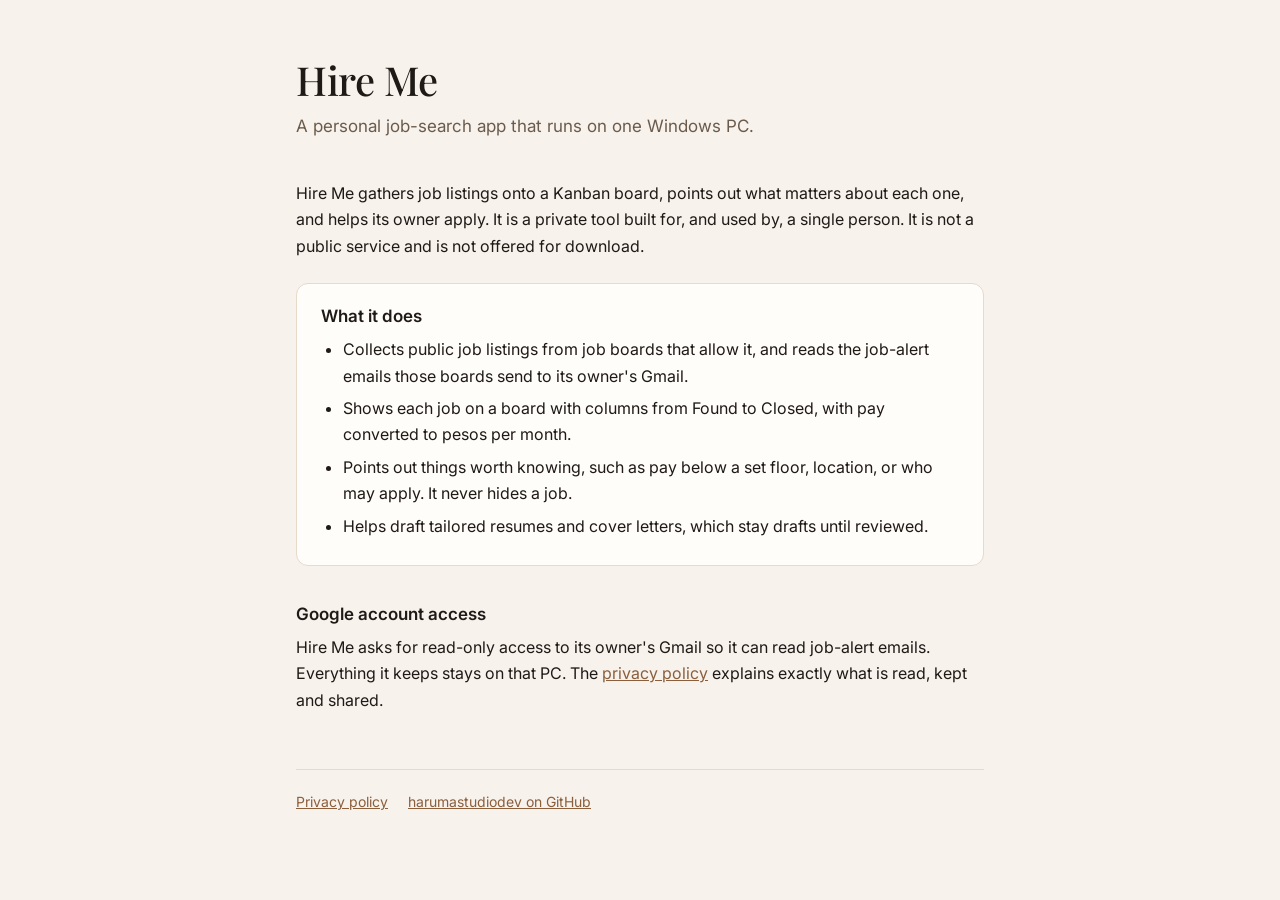
<file: index.html>
<!doctype html>
<html lang="en">
<head>
  <meta charset="utf-8">
  <meta name="viewport" content="width=device-width, initial-scale=1">
  <title>Hire Me</title>
  <meta name="description" content="Hire Me is a personal job-search app for one person's Windows PC.">
  <link rel="preconnect" href="https://fonts.googleapis.com">
  <link rel="preconnect" href="https://fonts.gstatic.com" crossorigin>
  <link rel="stylesheet" href="https://fonts.googleapis.com/css2?family=Inter:wght@400;600&family=Playfair+Display:wght@500&display=swap">
  <link rel="stylesheet" href="style.css">
</head>
<body>
  <main>
    <header>
      <p class="wordmark">Hire Me</p>
      <p class="tagline">A personal job-search app that runs on one Windows PC.</p>
    </header>

    <p>Hire Me gathers job listings onto a Kanban board, points out what matters about each one, and helps its owner apply. It is a private tool built for, and used by, a single person. It is not a public service and is not offered for download.</p>

    <div class="card">
      <h2 style="margin-top:0">What it does</h2>
      <ul>
        <li>Collects public job listings from job boards that allow it, and reads the job-alert emails those boards send to its owner's Gmail.</li>
        <li>Shows each job on a board with columns from Found to Closed, with pay converted to pesos per month.</li>
        <li>Points out things worth knowing, such as pay below a set floor, location, or who may apply. It never hides a job.</li>
        <li>Helps draft tailored resumes and cover letters, which stay drafts until reviewed.</li>
      </ul>
    </div>

    <h2>Google account access</h2>
    <p>Hire Me asks for read-only access to its owner's Gmail so it can read job-alert emails. Everything it keeps stays on that PC. The <a href="privacy.html">privacy policy</a> explains exactly what is read, kept and shared.</p>

    <footer>
      <a href="privacy.html">Privacy policy</a>
      <a href="https://github.com/harumastudiodev">harumastudiodev on GitHub</a>
    </footer>
  </main>
</body>
</html>
</file>
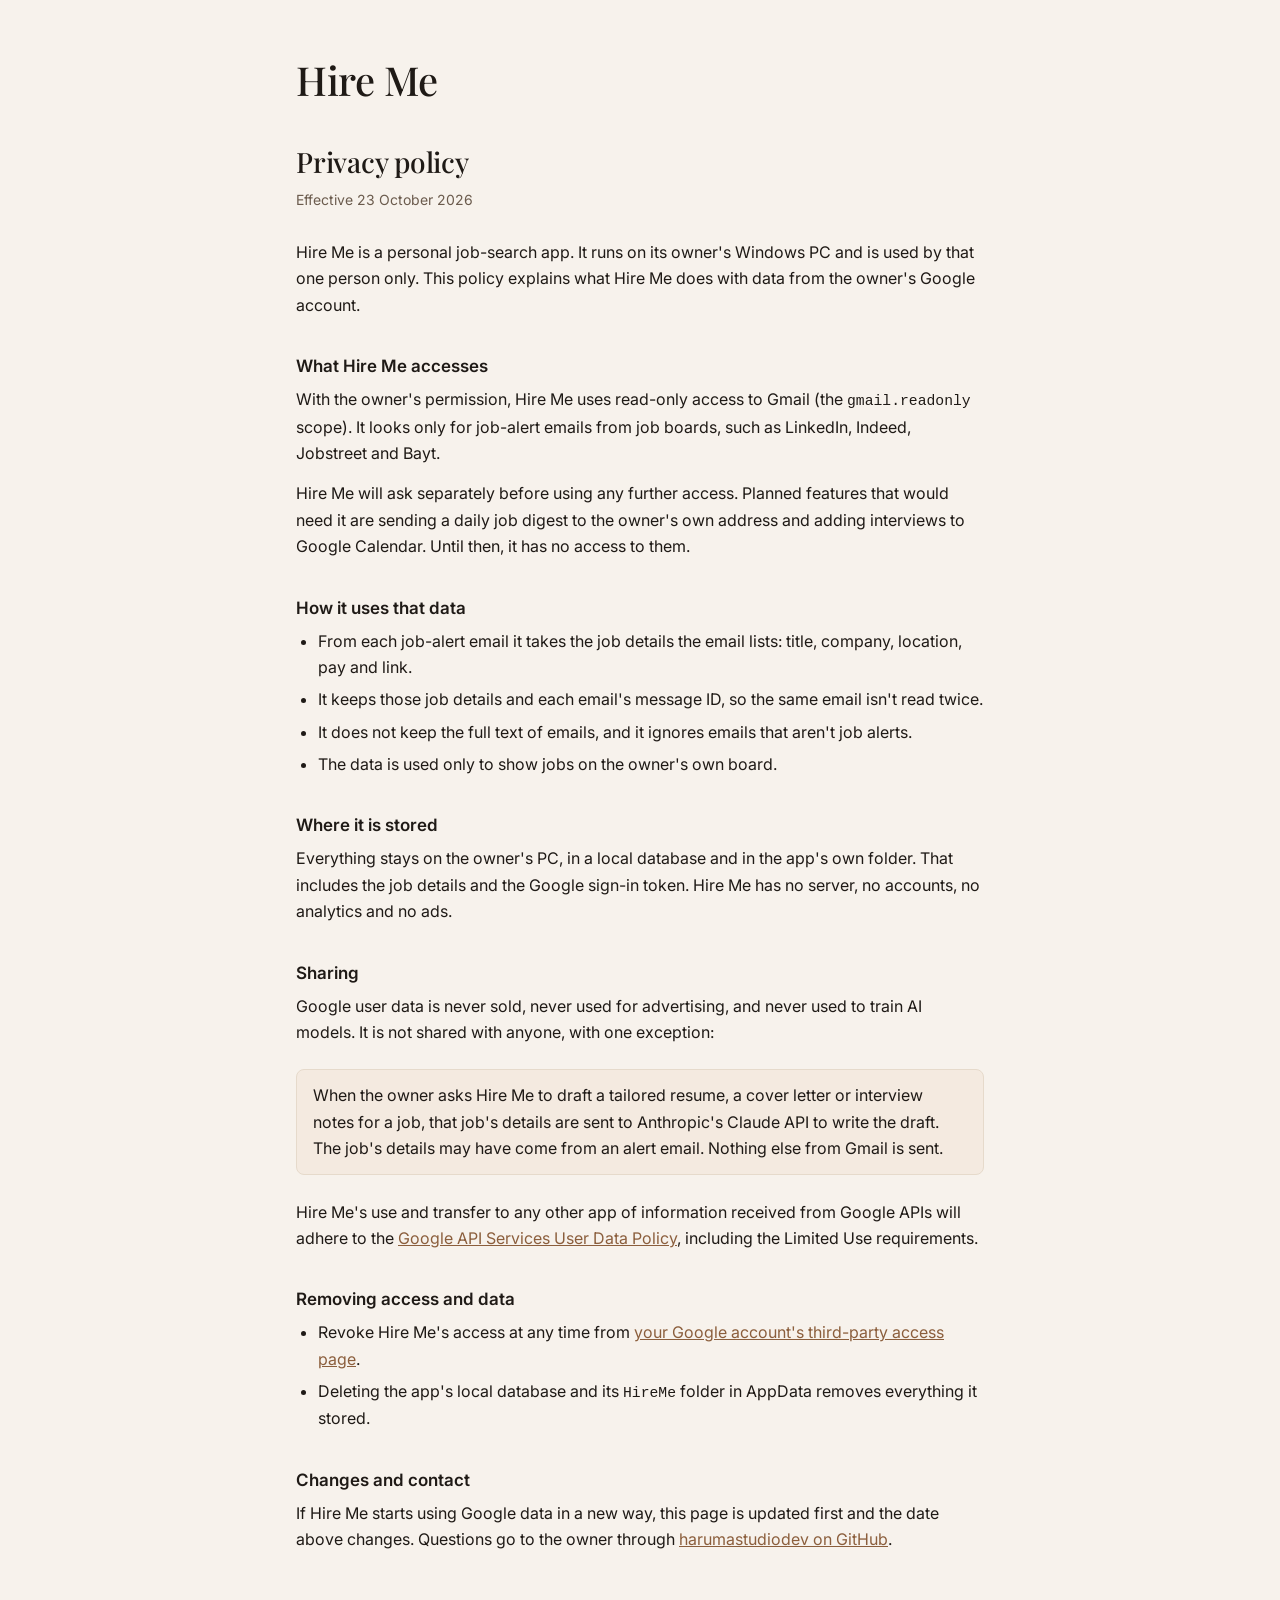
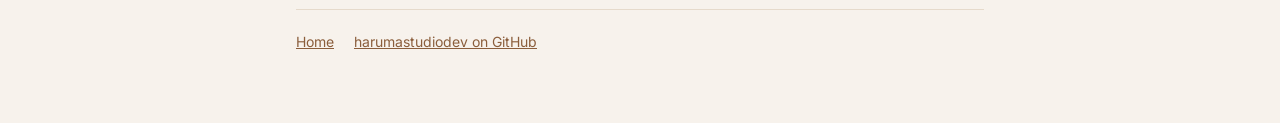
<file: privacy.html>
<!doctype html>
<html lang="en">
<head>
  <meta charset="utf-8">
  <meta name="viewport" content="width=device-width, initial-scale=1">
  <title>Hire Me privacy policy</title>
  <meta name="description" content="How Hire Me uses Gmail data: read-only, kept on one PC, never sold or shared.">
  <link rel="preconnect" href="https://fonts.googleapis.com">
  <link rel="preconnect" href="https://fonts.gstatic.com" crossorigin>
  <link rel="stylesheet" href="https://fonts.googleapis.com/css2?family=Inter:wght@400;600&family=Playfair+Display:wght@500&display=swap">
  <link rel="stylesheet" href="style.css">
</head>
<body>
  <main>
    <header>
      <a class="wordmark" href="index.html">Hire Me</a>
    </header>

    <h1>Privacy policy</h1>
    <p class="meta">Effective 23 October 2026</p>

    <p>Hire Me is a personal job-search app. It runs on its owner's Windows PC and is used by that one person only. This policy explains what Hire Me does with data from the owner's Google account.</p>

    <h2>What Hire Me accesses</h2>
    <p>With the owner's permission, Hire Me uses read-only access to Gmail (the <code>gmail.readonly</code> scope). It looks only for job-alert emails from job boards, such as LinkedIn, Indeed, Jobstreet and Bayt.</p>
    <p>Hire Me will ask separately before using any further access. Planned features that would need it are sending a daily job digest to the owner's own address and adding interviews to Google Calendar. Until then, it has no access to them.</p>

    <h2>How it uses that data</h2>
    <ul>
      <li>From each job-alert email it takes the job details the email lists: title, company, location, pay and link.</li>
      <li>It keeps those job details and each email's message ID, so the same email isn't read twice.</li>
      <li>It does not keep the full text of emails, and it ignores emails that aren't job alerts.</li>
      <li>The data is used only to show jobs on the owner's own board.</li>
    </ul>

    <h2>Where it is stored</h2>
    <p>Everything stays on the owner's PC, in a local database and in the app's own folder. That includes the job details and the Google sign-in token. Hire Me has no server, no accounts, no analytics and no ads.</p>

    <h2>Sharing</h2>
    <p>Google user data is never sold, never used for advertising, and never used to train AI models. It is not shared with anyone, with one exception:</p>
    <div class="card note">
      <p>When the owner asks Hire Me to draft a tailored resume, a cover letter or interview notes for a job, that job's details are sent to Anthropic's Claude API to write the draft. The job's details may have come from an alert email. Nothing else from Gmail is sent.</p>
    </div>
    <p>Hire Me's use and transfer to any other app of information received from Google APIs will adhere to the <a href="https://developers.google.com/terms/api-services-user-data-policy">Google API Services User Data Policy</a>, including the Limited Use requirements.</p>

    <h2>Removing access and data</h2>
    <ul>
      <li>Revoke Hire Me's access at any time from <a href="https://myaccount.google.com/permissions">your Google account's third-party access page</a>.</li>
      <li>Deleting the app's local database and its <code>HireMe</code> folder in AppData removes everything it stored.</li>
    </ul>

    <h2>Changes and contact</h2>
    <p>If Hire Me starts using Google data in a new way, this page is updated first and the date above changes. Questions go to the owner through <a href="https://github.com/harumastudiodev">harumastudiodev on GitHub</a>.</p>

    <footer>
      <a href="index.html">Home</a>
      <a href="https://github.com/harumastudiodev">harumastudiodev on GitHub</a>
    </footer>
  </main>
</body>
</html>
</file>
<file: style.css>
/* Tablea colors and type for the Hire Me pages. Light by default, espresso dark when the system asks. */
:root {
  --surface-0: #f7f2ec;
  --surface-100: #fffdfa;
  --line: #e6dacb;
  --ink: #1f1a16;
  --ink-muted: #6b5b4d;
  --brand: #8b5e3c;
  --brand-tint: #f4eae0;
  --font-display: "Playfair Display", Georgia, "Times New Roman", serif;
  --font-sans: Inter, "Segoe UI", system-ui, -apple-system, sans-serif;
}

@media (prefers-color-scheme: dark) {
  :root {
    --surface-0: #15100c;
    --surface-100: #271f19;
    --line: #352b23;
    --ink: #f3ebe1;
    --ink-muted: #b7a796;
    --brand: #d2a37a;
    --brand-tint: #3b2b1f;
  }
}

* {
  box-sizing: border-box;
}

body {
  margin: 0;
  background: var(--surface-0);
  color: var(--ink);
  font: 400 16px/1.65 var(--font-sans);
  -webkit-font-smoothing: antialiased;
}

main {
  max-width: 720px;
  margin: 0 auto;
  padding: 56px 16px 72px;
}

header {
  margin-bottom: 40px;
}

.wordmark {
  font: 500 40px/48px var(--font-display);
  letter-spacing: -0.5px;
  margin: 0;
  color: var(--ink);
  text-decoration: none;
}

.tagline {
  margin: 8px 0 0;
  color: var(--ink-muted);
  font-size: 17px;
}

h1 {
  font: 500 28px/36px var(--font-display);
  letter-spacing: -0.25px;
  margin: 0 0 8px;
}

h2 {
  font: 600 17px/24px var(--font-sans);
  margin: 36px 0 8px;
}

p,
ul {
  margin: 0 0 14px;
}

ul {
  padding-left: 22px;
}

li {
  margin-bottom: 6px;
}

a {
  color: var(--brand);
}

a:focus-visible {
  outline: 2px solid var(--brand);
  outline-offset: 2px;
}

.meta {
  color: var(--ink-muted);
  font-size: 14px;
  margin-bottom: 28px;
}

.card {
  background: var(--surface-100);
  border: 1px solid var(--line);
  border-radius: 12px;
  padding: 20px 24px;
  margin: 24px 0;
}

.card p:last-child,
.card ul:last-child {
  margin-bottom: 0;
}

.note {
  background: var(--brand-tint);
  border-radius: 8px;
  padding: 12px 16px;
}

code {
  font-family: Consolas, "Cascadia Mono", monospace;
  font-size: 0.92em;
}

footer {
  margin-top: 56px;
  padding-top: 20px;
  border-top: 1px solid var(--line);
  color: var(--ink-muted);
  font-size: 14px;
}

footer a {
  margin-right: 16px;
}
</file>
